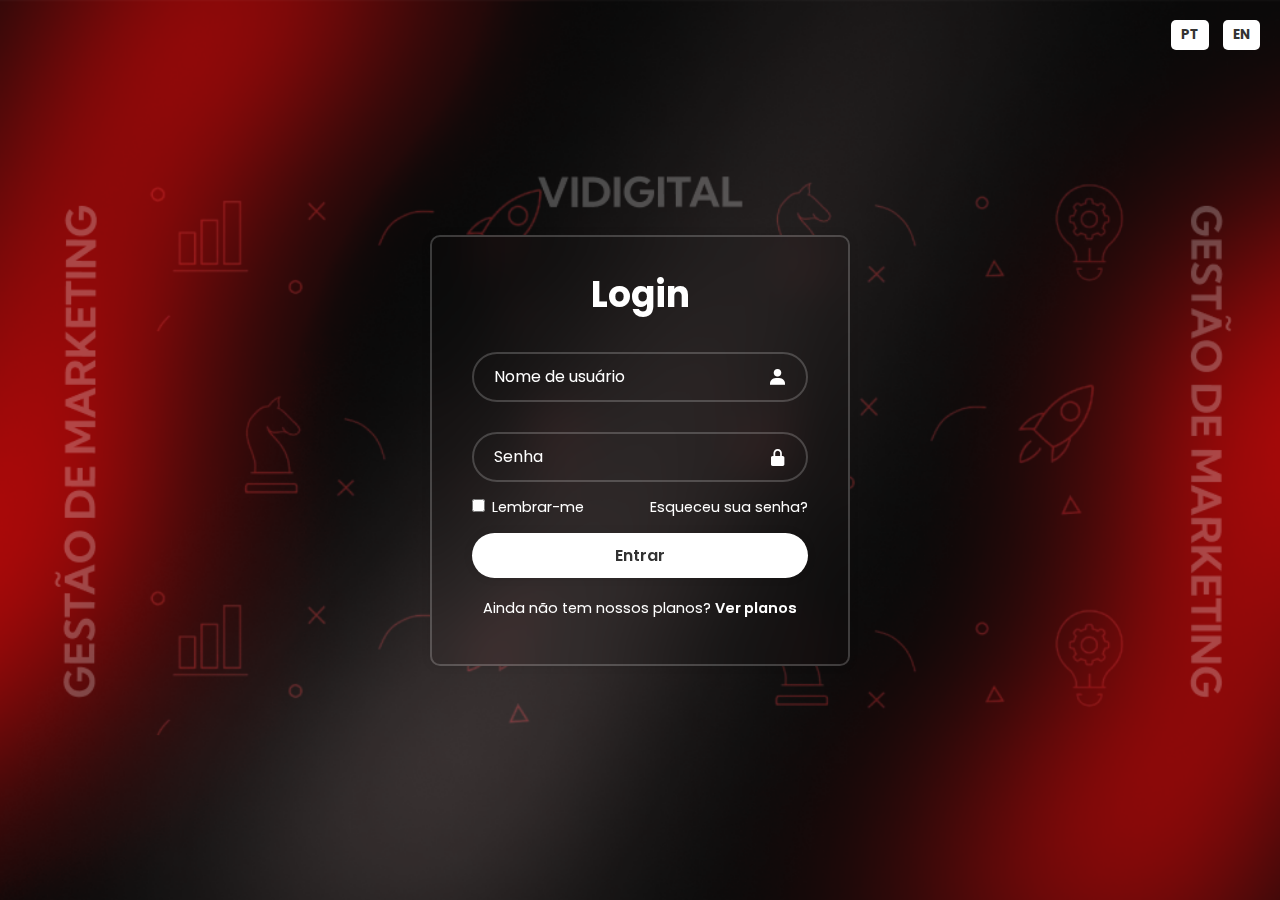
<file: index.html>
<!DOCTYPE html>
<html lang="pt-BR">
<head>
    <meta charset="UTF-8">
    <meta name="viewport" content="width=device-width, initial-scale=1.0">
    <title>Login gerenciamento vidigital</title>
    <link rel="stylesheet" href="style.css">
    <link rel="stylesheet" href="https://cdn.jsdelivr.net/npm/boxicons@2.1.4/css/boxicons.min.css">
</head>
<body>
    <div class="language-switch">
        <button onclick="changeLanguage('pt')">PT</button>
        <button onclick="changeLanguage('en')">EN</button>
    </div>

    <div class="wrapper">
       <form action="">
          <h1 data-pt="Login" data-en="Login">Login</h1>

          <div class="input-box"> 
             <input type="text" data-pt="Nome de usuário" data-en="Username" placeholder="Nome de usuário" required> 
             <i class='bx bxs-user'></i>
          </div> 

          <div class="input-box">
             <input type="password" data-pt="Senha" data-en="Password" placeholder="Senha" required>
             <i class='bx bxs-lock-alt'></i>
          </div>

          <div class="remember-forgot">
             <label><input type="checkbox"> <span data-pt="Lembrar-me" data-en="Remember me">Lembrar-me</span></label>
             <a href="#" data-pt="Esqueceu sua senha?" data-en="Forgot your password?">Esqueceu sua senha?</a>
          </div>

          <button type="submit" class="btn" data-pt="Entrar" data-en="Login">Entrar</button>

          <div class="register-link">
             <p>
                <span data-pt="Ainda não tem nossos planos?" data-en="Don't have our plans yet?">Ainda não tem nossos planos?</span>
                <a href="planos.html" data-pt="Ver planos" data-en="View plans">Ver planos</a>
             </p>
          </div>
       </form> 
    </div>

    <script>
        function changeLanguage(lang) {
            document.querySelectorAll('[data-pt]').forEach(el => {
                if (el.placeholder) {
                    el.placeholder = el.getAttribute(`data-${lang}`);
                } else {
                    el.innerText = el.getAttribute(`data-${lang}`);
                }
            });

            // Salva o idioma no localStorage
            localStorage.setItem('lang', lang);

            // Atualiza o link do botão "Ver planos"
            const planosLink = document.querySelector('.register-link a');
            planosLink.href = `planos.html?lang=${lang}`;
        }

        window.onload = () => {
            const lang = localStorage.getItem('lang') || 'pt';
            changeLanguage(lang);
        };
    </script>
</body>
</html>
</file>
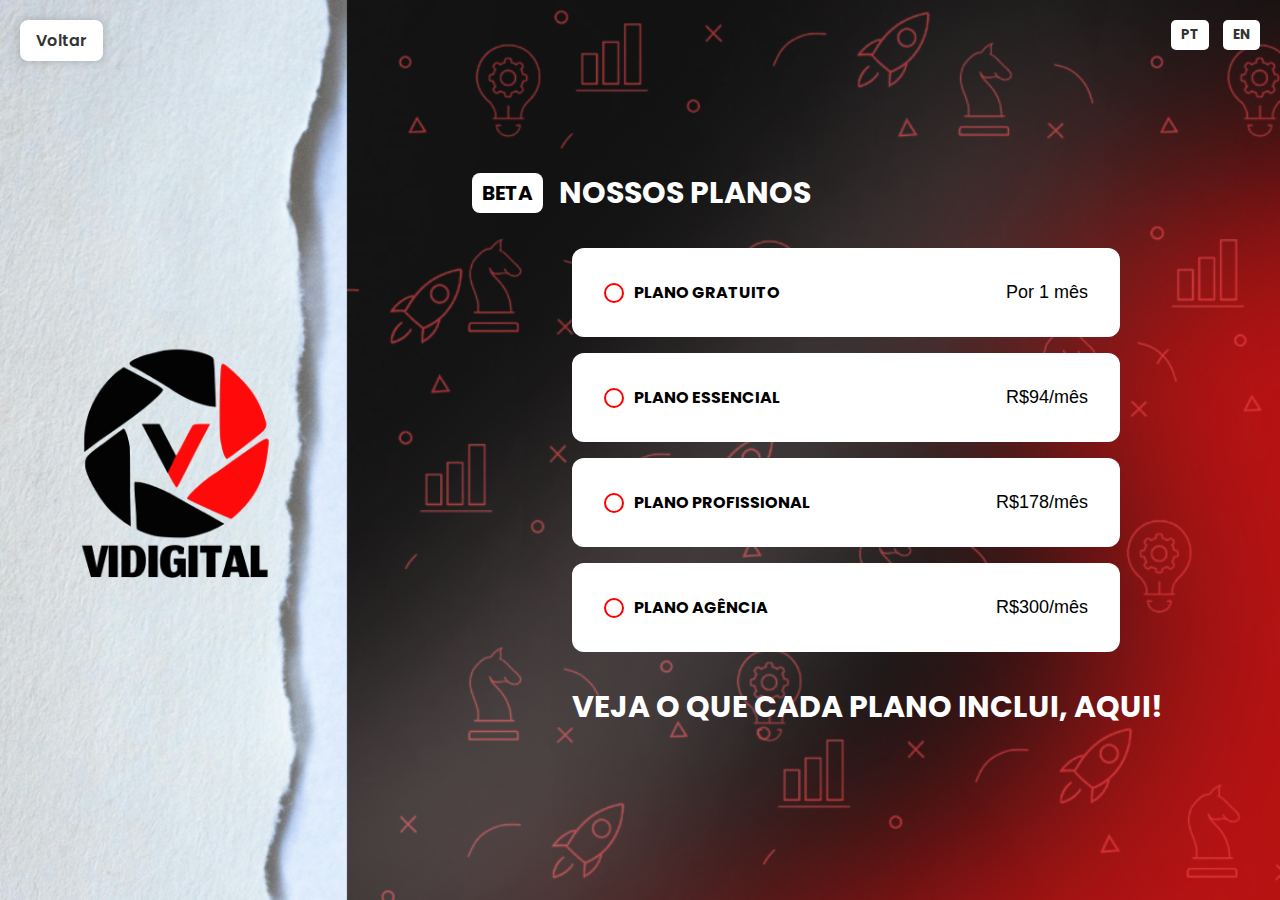
<file: planos.html>
<!DOCTYPE html>
<html lang="pt-BR">
<head>
  <meta charset="UTF-8" />
  <meta name="viewport" content="width=device-width, initial-scale=1.0" />
  <title>Planos | Vidigital</title>
  <link rel="stylesheet" href="planos.css" />
</head>
<body>

  <!-- Botão Voltar -->
  <a href="index.html" class="btn-voltar" data-pt="Voltar" data-en="Back">← Voltar</a>

  <!-- Troca de idioma -->
  <div class="language-switch">
    <button onclick="changeLanguage('pt')">PT</button>
    <button onclick="changeLanguage('en')">EN</button>
  </div>

  <div class="container-planos">
    <!-- LADO ESQUERDO COM LOGO -->
    <div class="lado-esquerdo">
      <img src="logo-vidigital.png" class="logo" alt="Logo Vidigital">
    </div>

    <!-- LADO DIREITO COM OS PLANOS -->
    <div class="lado-direito">
      <div class="topo">
        <span class="tag-beta">BETA</span>
        <h2 data-pt="NOSSOS PLANOS" data-en="OUR PLANS">NOSSOS PLANOS</h2>
      </div>

      <div class="planos">
        <!-- PLANO GRATUITO -->
        <div class="caixa-plano gratis">
          <label class="plano-radio">
            <input type="radio" name="plano" value="gratuito" />
            <span class="custom-radio"></span>
            <strong data-pt="PLANO GRATUITO" data-en="FREE PLAN">PLANO GRATUITO</strong>
          </label>
          <p class="descricao" data-pt="Por 1 mês" data-en="1 month access">Por 1 mês</p>
        </div>

        <!-- PLANO ESSENCIAL -->
        <div class="caixa-plano essencial">
          <label class="plano-radio">
            <input type="radio" name="plano" value="essencial" />
            <span class="custom-radio"></span>
            <strong data-pt="PLANO ESSENCIAL" data-en="ESSENTIAL PLAN">PLANO ESSENCIAL</strong>
          </label>
          <p class="valor" data-pt="R$94/mês" data-en="$19/month">R$94/mês</p>
        </div>

        <!-- PLANO PROFISSIONAL -->
        <div class="caixa-plano profissional">
          <label class="plano-radio">
            <input type="radio" name="plano" value="profissional" />
            <span class="custom-radio"></span>
            <strong data-pt="PLANO PROFISSIONAL" data-en="PROFESSIONAL PLAN">PLANO PROFISSIONAL</strong>
          </label>
          <p class="valor" data-pt="R$178/mês" data-en="$35/month">R$178/mês</p>
        </div>

        <!-- PLANO AGÊNCIA -->
        <div class="caixa-plano agencia">
          <label class="plano-radio">
            <input type="radio" name="plano" value="agencia" />
            <span class="custom-radio"></span>
            <strong data-pt="PLANO AGÊNCIA" data-en="AGENCY PLAN">PLANO AGÊNCIA</strong>
          </label>
          <p class="valor" data-pt="R$300/mês" data-en="$59/month">R$300/mês</p>
        </div>
      </div>

      <p class="rodape" data-pt="VEJA O QUE CADA PLANO INCLUI, AQUI!" data-en="SEE WHAT EACH PLAN INCLUDES, HERE!">
        VEJA O QUE CADA PLANO INCLUI, AQUI!
      </p>
    </div>
  </div>

  <script>
    const currentLang = localStorage.getItem('lang') || 'pt';
    changeLanguage(currentLang);

    function changeLanguage(lang) {
      localStorage.setItem('lang', lang);
      document.querySelectorAll('[data-pt]').forEach(el => {
        if (el.placeholder) {
          el.placeholder = el.getAttribute(`data-${lang}`);
        } else {
          el.innerText = el.getAttribute(`data-${lang}`);
        }
      });
    }
  </script>
</body>
</html>
</file>
<file: style.css>
@import url('https://fonts.googleapis.com/css2?family=Poppins:ital,wght@0,100;0,200;0,300;0,400;0,500;0,600;0,700;0,800;0,900;1,100;1,200;1,300;1,400;1,500;1,600;1,700;1,800;1,900&display=swap');

* {
    margin: 0;
    padding: 0;
    box-sizing: border-box;
    font-family: "Poppins", sans-serif;
}

body {
   display: flex;
   justify-content: center;
   align-items: center;
   width: 100vw;
   height: 100vh;
   margin: 0;
   padding: 0;
   min-height: 100vh;
   background: url("gerenciamento.png") no-repeat center fixed;
   background-size: cover;
}

/* BOTÕES DE IDIOMA */
.language-switch {
    position: absolute;
    top: 20px;
    right: 20px;
    z-index: 999;
}

.language-switch button {
    margin-left: 10px;
    padding: 5px 10px;
    border: none;
    border-radius: 5px;
    background: #fff;
    color: #333;
    cursor: pointer;
    font-weight: bold;
    transition: background 0.3s ease, color 0.3s ease;
}

.language-switch button:hover {
    background: #333;
    color: #fff;
}

/* RESPONSIVIDADE */
@media (max-width: 768px) {
    .wrapper {
        width: 90%;
        padding: 20px;
    }

    .wrapper h1 {
        font-size: 28px;
    }

    .input-box input {
        font-size: 14px;
        padding: 15px;
    }

    .wrapper .btn {
        font-size: 14px;
    }
}

/* ESTILOS DO LOGIN */
.wrapper {
   width: 420px;
   background: transparent;
   border: 2px solid rgba(255, 255, 255, .2);
   backdrop-filter: blur(20px);
   box-shadow: 0 0 10px rgba(0, 0, 0, .1);
   color: #fff;
   border-radius: 10px;
   padding: 30px 40px;
}

.wrapper h1 {
   font-size: 36px;
   text-align: center;
}

.wrapper .input-box {
   position: relative;
   width: 100%;
   height: 50px;
   margin: 30px 0;
}

.input-box input {
   width: 100%;
   height: 100%;
   background: transparent;
   border: none;
   outline: none;
   border: 2px solid rgba(255, 255, 255, .2);
   border-radius: 40px;
   font-size: 16px;
   color: #fff;
   padding: 20px 45px 20px 20px;
}

.input-box input::placeholder {
   color: #fff;
}

.input-box i {
   position: absolute;
   right: 20px;
   top: 50%;
   transform: translateY(-50%);
   font-size: 20px;
}

.wrapper .remember-forgot {
    display: flex;
    justify-content: space-between;
    font-size: 14.5px;
    margin: -15px 0 15px;
}
   
.remember-forgot label input {
    accent-color: #fff;
    margin-right: 3px;
}

.remember-forgot a {
    color: #fff;
    text-decoration: none;
}

.remember-forgot a:hover {
    text-decoration: underline;
}

.wrapper .btn {
    width: 100%;
    height: 45px;
    background: #fff;
    border: none;
    outline: none;
    border-radius: 40px;
    box-shadow: 0 0 10px rgba(0, 0, 0, .1);
    cursor: pointer;
    font-size: 16px;
    color: #333;
    font-weight: 600; 
}

.wrapper .register-link {
    font-size: 14.5px;
    text-align: center;
    margin: 20px 0 15px;
}

.register-link p a {
    color: #fff;
    text-decoration: none;
    font-weight: 600;
}

.register-link p a:hover {
    text-decoration: underline;
}

.btn-voltar {
    left: 20px;
}
</file>
<file: planos.css>
@import url('https://fonts.googleapis.com/css2?family=Poppins:ital,wght@0,100;0,200;0,300;0,400;0,500;0,600;0,700;0,800;0,900;1,100;1,200;1,300;1,400;1,500;1,600;1,700;1,800;1,900&display=swap');

* {
    margin: 0;
    padding: 0;
    box-sizing: border-box;
    font-family: "Poppins", sans-serif;
}

body {
   display: flex;
   justify-content: center;
   align-items: center;
   width: 100vw;
   height: 100vh;
   margin: 0;
   padding: 0;
   min-height: 100vh;
   background: url("fundo.png") no-repeat center fixed;
   background-size: cover;
}

/* Botão de voltar */
.btn-voltar {
  position: absolute;
  top: 20px;
  left: 20px;
  padding: 8px 16px;
  background-color: #fff;
  color: #333;
  text-decoration: none;
  border-radius: 8px;
  font-weight: 600;
  box-shadow: 0 0 10px rgba(0, 0, 0, 0.2);
  transition: background 0.3s, color 0.3s;
  z-index: 1000;
}

.btn-voltar:hover {
  background-color: #333;
  color: #fff;
}

/* Botões de idioma */
.language-switch {
  position: absolute;
  top: 20px;
  right: 20px;
}

.language-switch button {
  margin-left: 10px;
  padding: 5px 10px;
  border: none;
  border-radius: 5px;
  background: #fff;
  color: #333;
  cursor: pointer;
  font-weight: bold;
}

.container-planos {
  display: flex;
  height: 100vh;
  width: 100vw;
}

.lado-esquerdo {
  width: 50%;
  display: flex;
  justify-content: center;
  align-items: center;
}

.logo {
  width: 250px;
  height: auto;
  margin-left: -260px;
}

.lado-direito {
  width: 60%;
  padding: 10rem;
  color: white;
  display: flex;
  flex-direction: column;
  justify-content: center;
  margin-left: -100px;
}

/* TOPO */
.topo {
  display: flex;
  align-items: center;
  gap: 1rem;
  margin-bottom: 2rem;
  margin-left: -200px;
}

.tag-beta {
  background: white;
  color: black;
  font-weight: bold;
  padding: 5px 10px;
  border-radius: 8px;
  font-size: 20px;
}

h2 {
  text-transform: uppercase;
  font-size: 30px;
}

/* CAIXAS DOS PLANOS */
.caixa-plano {
  background: #fff;
  border-radius: 12px;
  padding: 2rem;
  margin-bottom: 1rem;
  display: flex;
  justify-content: space-between;
  align-items: center;
  color: black;
  margin-left: -100px;
}

.detalhe {
  display: flex;
  align-items: center;
  gap: 0.5rem;
}

.valor,
.descricao {
  font-family: 'Abel', sans-serif;
  font-size: 18px;
}

/* RODAPÉ */
.rodape {
  text-align: center;
  margin-top: 1rem;
  text-transform: uppercase;
  font-weight: bold;
  font-size: 30px;
  white-space: nowrap;
  margin-left: -100px;
}

/* Esconde o input original */
.plano-radio input[type="radio"] {
  display: none;
}

/* Layout do label com radio estilizado */
.plano-radio {
  display: flex;
  align-items: center;
  gap: 10px;
  cursor: pointer;
}

/* Estilo da bolinha externa */
.custom-radio {
  width: 20px;
  height: 20px;
  border: 2px solid red;
  border-radius: 50%;
  position: relative;
  transition: border-color 0.3s ease;
}

/* Bolinha interna (aparece quando selecionado) */
.custom-radio::after {
  content: "";
  width: 10px;
  height: 10px;
  background-color: red;
  border-radius: 50%;
  position: absolute;
  top: 50%;
  left: 50%;
  transform: translate(-50%, -50%) scale(0);
  transition: transform 0.2s ease;
}

/* Mostra bolinha interna quando selecionado */
.plano-radio input[type="radio"]:checked + .custom-radio::after {
  transform: translate(-50%, -50%) scale(1);
}

@media (max-width: 768px) {
  .container-planos {
    flex-direction: column;
    padding: 1rem;
    align-items: center;
    justify-content: center;
  }

  .lado-esquerdo, .lado-direito {
    width: 100% !important;
    margin: 0 !important;
    padding: 1rem !important;
    text-align: center;
    justify-content: center !important;
    align-items: center !important;
  }

  .logo {
    width: 160px !important;
    height: auto !important;
    margin: 0 auto !important;
    display: block !important;
  }

  .lado-direito {
    padding: 1rem !important;
  }

  .topo {
    flex-direction: column;
    align-items: center;
    margin: 1rem 0 !important;
  }

  h2 {
    font-size: 24px;
  }

  .caixa-plano {
    flex-direction: column;
    align-items: flex-start;
    gap: 1rem;
    margin-left: 0 !important;
    width: 100%;
  }

  .rodape {
    font-size: 18px;
    margin-left: 0 !important;
  }
}
</file>
